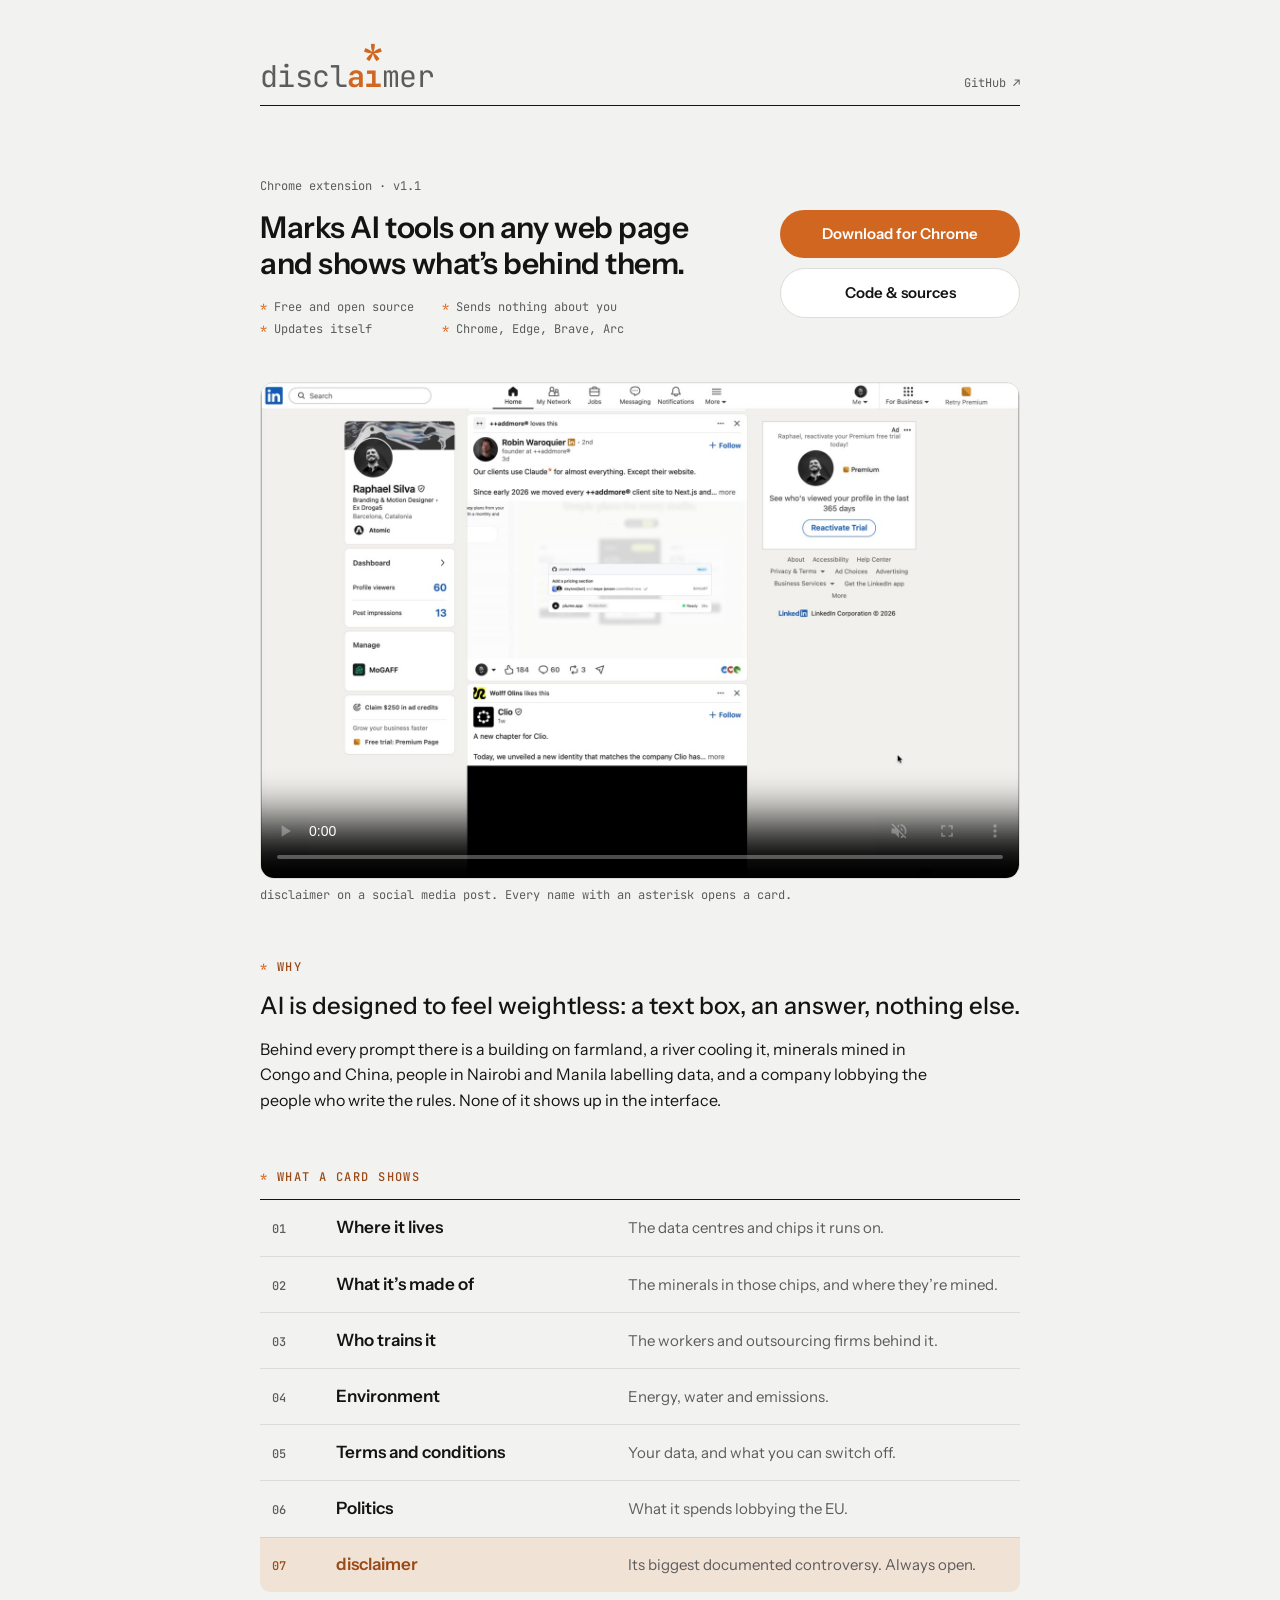
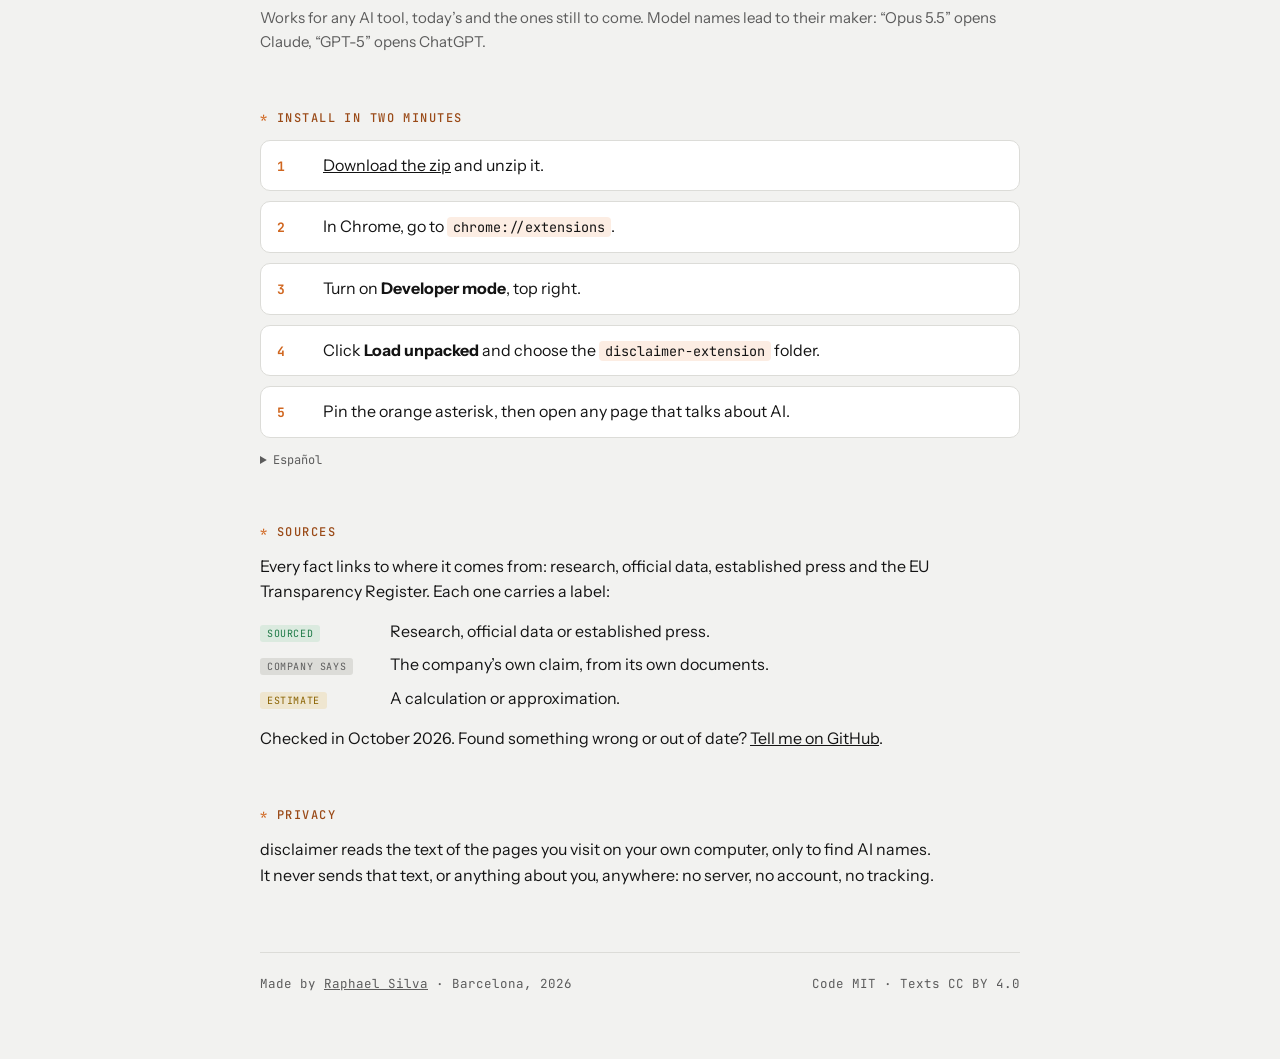
<file: docs/index.html>
<!doctype html>
<html lang="en">
<head>
<meta charset="utf-8">
<meta name="viewport" content="width=device-width, initial-scale=1, viewport-fit=cover">
<title>disclaimer</title>
<meta name="description" content="A Chrome extension that marks AI tools on any web page and shows what's behind them: data centres, minerals, workers, environment, your data and politics.">
<meta property="og:title" content="disclaimer — the disclaimer AI companies don’t write">
<meta property="og:description" content="Marks AI tools on any web page and shows what’s behind them. Every fact sourced.">
<meta property="og:image" content="assets/screenshot.png">
<link rel="icon" href="assets/favicon.png">
<link rel="preconnect" href="https://fonts.googleapis.com">
<link rel="preconnect" href="https://fonts.gstatic.com" crossorigin>
<link rel="stylesheet" href="https://fonts.googleapis.com/css2?family=Instrument+Sans:wght@400;500;600&family=JetBrains+Mono:wght@400;500;700&display=swap">
<style>
/* Layout: one narrow column like a footnote-heavy essay; the asterisk is the only ornament. */
:root{
  --bg:#f2f2f0; --panel:#ffffff; --ink:#141414; --muted:#5c5c5c; --rule:#dcdcd8;
  --accent:#d0661f; --accent-ink:#9a4a17; --soft:rgba(232,128,58,.14);
  --mono:"JetBrains Mono",ui-monospace,Menlo,monospace; --sans:"Instrument Sans",system-ui,-apple-system,"Segoe UI",sans-serif;
}
@media (prefers-color-scheme: dark){:root{
  --bg:#121212; --panel:#1a1a1a; --ink:#f2f2f0; --muted:#a3a3a3; --rule:#2c2c2c;
  --accent:#ee8a48; --accent-ink:#f0a06a; --soft:rgba(238,138,72,.14); color-scheme:dark}}
*{box-sizing:border-box}
html{scroll-behavior:smooth}
body{margin:0;background:var(--bg);color:var(--ink);font:16px/1.6 var(--sans);padding-inline:16px;-webkit-font-smoothing:antialiased}
.wrap{max-width:760px;margin:0 auto;padding-block:40px 64px}
a{color:inherit}
:focus-visible{outline:2px solid var(--accent);outline-offset:3px;border-radius:4px}

/* wordmark */
.wm{font:400 clamp(44px,10vw,84px)/1 var(--mono);color:var(--muted);letter-spacing:-.02em;display:inline-block;padding-top:.55em}
.wm .ai{color:var(--accent);font-weight:700}
.wm .i{position:relative}
.wm .i::before{content:"*";position:absolute;left:50%;top:-.6em;transform:translateX(-50%);color:var(--accent);font-weight:700;font-size:1.1em}

header.hero{padding-block:0 8px}
.topbar{display:flex;justify-content:space-between;align-items:flex-end;gap:16px;font:12px var(--mono);color:var(--muted);padding-bottom:14px;border-bottom:1px solid var(--ink)}
.topbar a{text-decoration:none}
.topbar a:hover{color:var(--accent-ink)}
.hero .wm{font-size:30px;margin-top:4px}
.hero-grid{display:grid;grid-template-columns:minmax(0,1fr) 240px;grid-template-areas:"k k" "lead side";gap:16px 40px;align-items:start;margin-top:clamp(40px,8vw,72px)}
.kicker{grid-area:k;margin:0;font:12px var(--mono);color:var(--muted)}
.lead-col{grid-area:lead}
.hero-side{grid-area:side}
.lead{font-size:clamp(24px,3.6vw,30px);line-height:1.2;font-weight:600;letter-spacing:-.015em;margin:0}
.lead span{white-space:nowrap}
@media (min-width:621px){.lead span{display:block}}
@media (max-width:620px){.lead span{white-space:normal}}
.ctas{display:grid;gap:10px}
.ctas .btn{justify-content:center}
.facts{list-style:none;margin:16px 0 0;padding:0;font:12px/1.5 var(--mono);color:var(--muted);display:grid;grid-template-columns:repeat(2,max-content);gap:4px 28px}
@media (max-width:420px){.facts{grid-template-columns:1fr}}
.facts li::before{content:"* ";color:var(--accent)}
@media (max-width:620px){.hero-grid{grid-template-columns:1fr;grid-template-areas:"k" "lead" "side"}}
.btn{display:inline-flex;align-items:center;gap:8px;padding:12px 18px;border-radius:999px;text-decoration:none;font-weight:600;font-size:15px}
.btn.primary{background:var(--accent);color:#fff}
.btn.primary:hover{filter:brightness(1.06)}
.btn.ghost{border:1px solid var(--rule);background:var(--panel)}
.meta{font:12px var(--mono);color:var(--muted)}

.demo{margin:36px 0 8px;border-radius:14px;overflow:hidden;border:1px solid var(--rule);background:var(--panel)}
.demo img,.demo video{display:block;width:100%;height:auto;max-width:100%}
.cap{font:12px var(--mono);color:var(--muted);margin:0 0 48px}

h2{font:500 12px var(--mono);letter-spacing:.12em;text-transform:uppercase;color:var(--accent-ink);margin:56px 0 14px}
h2::before{content:"* ";color:var(--accent)}
.prose p{margin:0 0 14px;max-width:62ch}
.pull{font-size:clamp(20px,3vw,24px);line-height:1.4;font-weight:500;margin:6px 0 16px;max-width:34ch;text-wrap:balance}

.secs{list-style:none;margin:0;padding:0;border-top:1px solid var(--ink)}
.secs li{display:grid;grid-template-columns:44px minmax(0,1fr) minmax(0,1.4fr);gap:8px 20px;align-items:baseline;padding:14px 12px;border-bottom:1px solid var(--rule)}
.secs .n{font:500 12px var(--mono);color:var(--muted)}
.secs b{font-weight:600;font-size:17px}
.secs .d{font-size:15px;color:var(--muted);text-wrap:balance}
p,.cap,.sub{text-wrap:pretty}
.secs li.x{background:var(--soft);border-bottom:0;border-radius:0 0 10px 10px;margin-top:-1px}
.secs li.x .n,.secs li.x b{color:var(--accent-ink)}
@media (max-width:620px){.secs li{grid-template-columns:36px 1fr;row-gap:2px}.secs .d{grid-column:2}}

ol.steps{counter-reset:s;list-style:none;margin:0;padding:0;display:grid;gap:10px}
ol.steps li{counter-increment:s;display:grid;grid-template-columns:34px 1fr;gap:12px;align-items:baseline;background:var(--panel);border:1px solid var(--rule);border-radius:10px;padding:12px 16px}
ol.steps li::before{content:counter(s);font:700 13px var(--mono);color:var(--accent)}
code{font:13.5px var(--mono);background:var(--soft);padding:1px 6px;border-radius:4px}
details.es{margin-top:14px;font-size:14.5px;color:var(--muted)}
details.es summary{cursor:pointer;font:12px var(--mono)}

.labels{display:grid;gap:8px;margin:12px 0 0}
.lab{display:grid;grid-template-columns:118px 1fr;gap:12px;align-items:baseline}
.chip{font:10px var(--mono);letter-spacing:.06em;text-transform:uppercase;padding:2px 7px;border-radius:3px;width:fit-content}
.chip.ok{color:#1e7a46;background:rgba(111,191,142,.18)}
.chip.co{color:var(--muted);background:var(--rule)}
.chip.est{color:#8a6200;background:rgba(224,180,82,.2)}
@media (prefers-color-scheme: dark){.chip.ok{color:#7fd3a0}.chip.est{color:#ecc56a}}

ul.limits{margin:0;padding-left:20px;max-width:62ch}
ul.limits li{margin-bottom:8px}

footer{margin-top:64px;padding-top:20px;border-top:1px solid var(--rule);font:12.5px/1.7 var(--mono);color:var(--muted);display:flex;flex-wrap:wrap;justify-content:space-between;gap:12px}
@media (prefers-reduced-motion:reduce){html{scroll-behavior:auto}}
</style>
</head>
<body>
<div class="wrap">
  <header class="hero">
    <div class="topbar">
      <span class="wm" role="img" aria-label="disclaimer">discl<span class="ai">a<span class="i">ı</span></span>mer</span>
      <a href="https://github.com/sayhellotosilva/disclaimer-extension">GitHub ↗</a>
    </div>
    <div class="hero-grid">
      <p class="kicker">Chrome extension · v1.1</p>
      <div class="lead-col">
        <p class="lead"><span>Marks AI tools on any web page</span> <span>and shows what’s behind them.</span></p>
        <ul class="facts"><li>Free and open source</li><li>Sends nothing about you</li><li>Updates itself</li><li>Chrome, Edge, Brave, Arc</li></ul>
      </div>
      <div class="hero-side">
        <div class="ctas">
          <a class="btn primary" href="https://sayhellotosilva.github.io/disclaimer-extension/download/disclaimer-extension.zip">Download for Chrome</a>
          <a class="btn ghost" href="https://github.com/sayhellotosilva/disclaimer-extension">Code &amp; sources</a>
        </div>
      </div>
    </div>
  </header>

  <figure class="demo" style="margin-inline:0"><video src="assets/demo.mp4" poster="assets/demo-poster.jpg" width="1600" height="1046" autoplay muted loop playsinline controls preload="metadata" aria-label="disclaimer on LinkedIn: hovering Claude opens a glass card with sections on data centres, minerals, workers, environment, terms and politics, and the disclaimer at the bottom."></video></figure>
  <p class="cap">disclaimer on a social media post. Every name with an asterisk opens a card.</p>

  <section class="prose" aria-labelledby="why">
    <h2 id="why">Why</h2>
    <p class="pull">AI is designed to feel weightless: a text box, an answer, nothing else.</p>
    <p>Behind every prompt there is a building on farmland, a river cooling it, minerals mined in Congo and China, people in Nairobi and Manila labelling data, and a company lobbying the people who write the rules. None of it shows up in the interface.</p>
  </section>

  <section aria-labelledby="what">
    <h2 id="what">What a card shows</h2>
    <ol class="secs">
      <li><span class="n">01</span><b>Where it lives</b><span class="d">The data centres and chips it runs on.</span></li>
      <li><span class="n">02</span><b>What it’s made of</b><span class="d">The minerals in those chips, and where they’re mined.</span></li>
      <li><span class="n">03</span><b>Who trains it</b><span class="d">The workers and outsourcing firms behind it.</span></li>
      <li><span class="n">04</span><b>Environment</b><span class="d">Energy, water and emissions.</span></li>
      <li><span class="n">05</span><b>Terms and conditions</b><span class="d">Your data, and what you can switch&nbsp;off.</span></li>
      <li><span class="n">06</span><b>Politics</b><span class="d">What it spends lobbying the EU.</span></li>
      <li class="x"><span class="n">07</span><b>disclaimer</b><span class="d">Its biggest documented controversy. Always open.</span></li>
    </ol>
    <p class="prose" style="margin-top:14px;color:var(--muted);font-size:15px">Works for any AI tool, today’s and the ones still to come. Model names lead to their maker: “Opus 5.5” opens Claude, “GPT-5” opens ChatGPT.</p>
  </section>

  <section aria-labelledby="install">
    <h2 id="install">Install in two minutes</h2>
    <ol class="steps">
      <li><span><a href="https://sayhellotosilva.github.io/disclaimer-extension/download/disclaimer-extension.zip">Download the zip</a> and unzip it.</span></li>
      <li><span>In Chrome, go to <code>chrome://extensions</code>.</span></li>
      <li><span>Turn on <b>Developer mode</b>, top right.</span></li>
      <li><span>Click <b>Load unpacked</b> and choose the <code>disclaimer-extension</code> folder.</span></li>
      <li><span>Pin the orange asterisk, then open any page that talks about AI.</span></li>
    </ol>
    <details class="es"><summary>Español</summary>
      <p>Descarga el zip y descomprímelo. En Chrome, ve a <code>chrome://extensions</code>, activa el <b>Modo de desarrollador</b> y haz clic en <b>Cargar extensión sin empaquetar</b>. Elige la carpeta <code>disclaimer-extension</code>. disclaimer lee el texto de las páginas en tu ordenador y no envía nada a ningún sitio.</p>
    </details>
  </section>

  <section class="prose" aria-labelledby="sources">
    <h2 id="sources">Sources</h2>
    <p>Every fact links to where it comes from: research, official data, established press and the EU Transparency Register. Each one carries a label:</p>
    <div class="labels">
      <div class="lab"><span class="chip ok">sourced</span><span>Research, official data or established press.</span></div>
      <div class="lab"><span class="chip co">company says</span><span>The company’s own claim, from its own documents.</span></div>
      <div class="lab"><span class="chip est">estimate</span><span>A calculation or approximation.</span></div>
    </div>
    <p style="margin-top:14px">Checked in October 2026. Found something wrong or out of date? <a href="https://github.com/sayhellotosilva/disclaimer-extension/issues">Tell me on GitHub</a>.</p>
  </section>

  <section class="prose" aria-labelledby="privacy">
    <h2 id="privacy">Privacy</h2>
    <p>disclaimer reads the text of the pages you visit on your own computer, only to find AI names. It never sends that text, or anything about you, anywhere: no server, no account, no tracking.</p>
  </section>

  <footer>
    <span>Made by <a href="https://www.linkedin.com/in/raphaelllsilva">Raphael Silva</a> · Barcelona, 2026</span>
    <span>Code MIT · Texts CC BY 4.0</span>
  </footer>
</div>
</body>
</html>
</file>
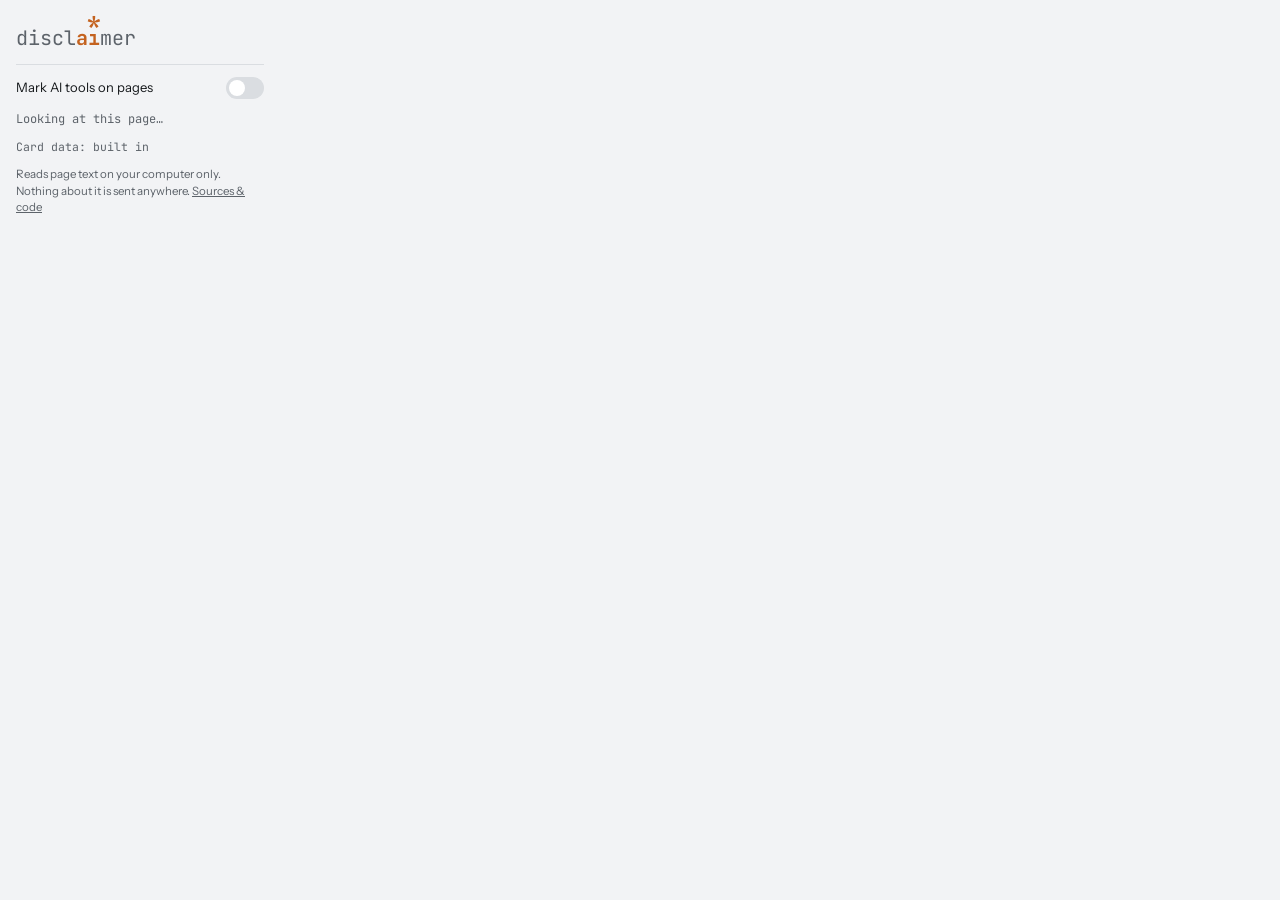
<file: extension/popup.html>
<!doctype html>
<html lang="en">
<head>
<meta charset="utf-8">
<style>
  @font-face{font-family:JBM;font-weight:400;src:url(fonts/jetbrains-mono-latin-400-normal.woff2)}
  @font-face{font-family:JBM;font-weight:700;src:url(fonts/jetbrains-mono-latin-700-normal.woff2)}
  @font-face{font-family:IS;font-weight:400;src:url(fonts/instrument-sans-latin-400-normal.woff2)}
  @font-face{font-family:IS;font-weight:600;src:url(fonts/instrument-sans-latin-600-normal.woff2)}
  :root{--bg:#f2f3f5;--ink:#14171a;--muted:#5d636a;--rule:#dadde1;--accent:#c4621f;--soft:rgba(232,128,58,.16)}
  @media (prefers-color-scheme:dark){:root{--bg:#14171b;--ink:#eef0f1;--muted:#a6aeb5;--rule:#2a2f35;--accent:#f0a06a;color-scheme:dark}}
  body{margin:0;width:280px;background:var(--bg);color:var(--ink);font:13px/1.45 IS,system-ui,sans-serif}
  .wrap{padding:16px 16px 14px}
  .wm{font:400 20px/1 JBM,monospace;color:var(--muted);display:inline-block;padding-top:.6em}
  .wm .ai{color:var(--accent);font-weight:700}
  .wm .i{position:relative}
  .wm .i::before{content:"*";position:absolute;left:50%;top:-.62em;transform:translateX(-50%);color:var(--accent);font-weight:700;font-size:1.15em}
  .row{display:flex;justify-content:space-between;align-items:center;margin-top:14px;padding-top:12px;border-top:1px solid var(--rule)}
  .switch{position:relative;width:38px;height:22px}
  .switch input{opacity:0;width:0;height:0}
  .slider{position:absolute;inset:0;border-radius:999px;background:var(--rule);cursor:pointer;transition:.2s}
  .slider::before{content:"";position:absolute;width:16px;height:16px;left:3px;top:3px;border-radius:50%;background:#fff;transition:.2s}
  input:checked+.slider{background:var(--accent)}
  input:checked+.slider::before{transform:translateX(16px)}
  input:focus-visible+.slider{outline:2px solid var(--accent);outline-offset:2px}
  .count{font:400 12px JBM,monospace;color:var(--muted);margin-top:12px}
  .count b{color:var(--ink);font-weight:700}
  ul{list-style:none;margin:8px 0 0;padding:0}
  li{display:flex;justify-content:space-between;padding:4px 0;border-bottom:1px solid var(--rule)}
  li span:last-child{font-family:JBM,monospace;color:var(--accent)}
  .foot{margin-top:12px;font-size:11.5px;color:var(--muted)}
  .foot a{color:var(--muted)}
  .data{margin:12px 0 0;font:400 11.5px JBM,monospace;color:var(--muted)}
  .data button{all:unset;cursor:pointer;color:var(--accent);text-decoration:underline;margin-left:4px}
</style>
</head>
<body>
<div class="wrap">
  <span class="wm" aria-label="disclaimer">discl<span class="ai">a<span class="i">ı</span></span>mer</span>
  <div class="row"><label for="on">Mark AI tools on pages</label>
    <label class="switch"><input type="checkbox" id="on"><span class="slider"></span></label></div>
  <div class="count" id="count">Looking at this page…</div>
  <ul id="list"></ul>
  <p class="data" id="data">Card data: built in</p>
  <p class="foot">Reads page text on your computer only. Nothing about it is sent anywhere. <a href="https://github.com/sayhellotosilva/disclaimer-extension" target="_blank" rel="noopener">Sources &amp; code</a></p>
</div>
<script src="popup.js"></script>
</body>
</html>
</file>
